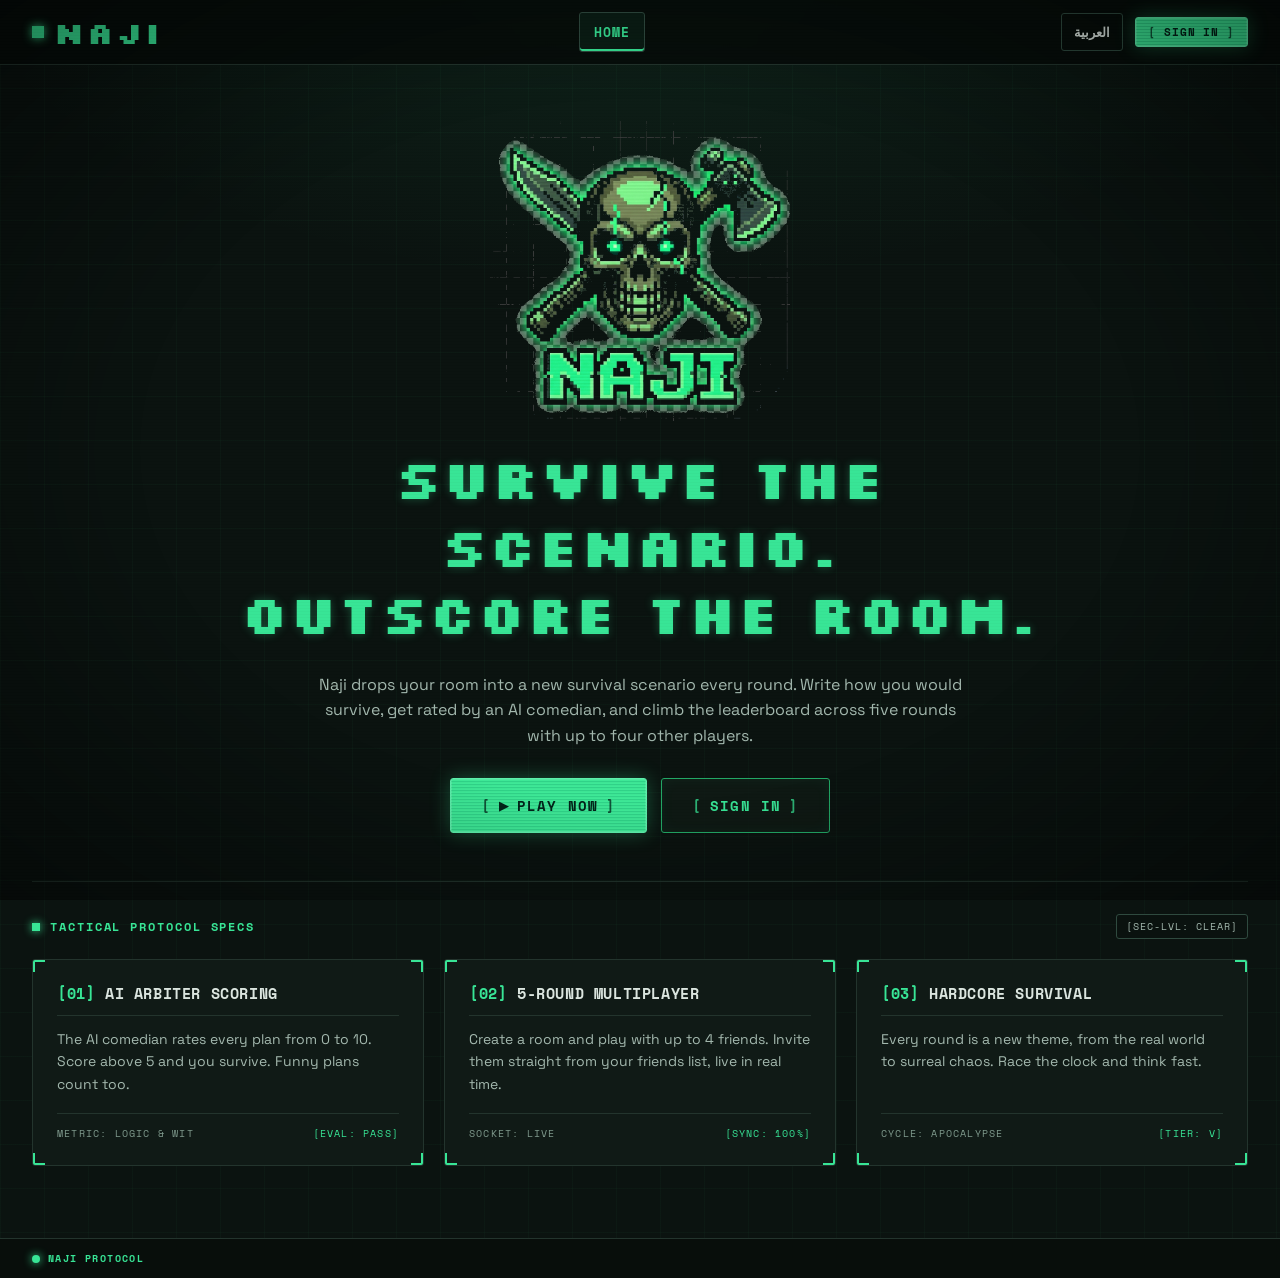
<file: index.html>
<!DOCTYPE html>
<html lang="en">
<head>
  <meta charset="UTF-8" />
  <meta name="viewport" content="width=device-width, initial-scale=1.0" />
  <title>Naji</title>
  <link rel="stylesheet" href="css/base.css?v=20260925i" />
  <link rel="stylesheet" href="css/components.css?v=20260925i" />
  <link rel="stylesheet" href="css/pages/home.css?v=20260925i" />
  <link rel="stylesheet" href="css/rtl.css?v=20260925i" />
  <script src="js/i18n/i18n.js?v=20260925i"></script>
  <script src="js/i18n/ar.js?v=20260925i"></script>
</head>
<body>
  <div id="navbar-mount"></div>

  <main class="container">
    <section class="hero">
      <img class="hero__logo" src="assets/images/naji-logo.png" alt="Naji" />
      <h1 class="hero__title">Survive the scenario.<br />Outscore the room.</h1>
      <p class="hero__description">
        Naji drops your room into a new survival scenario every round. Write how you would survive,
        get rated by an AI comedian, and climb the leaderboard across five rounds with up to four other players.
      </p>
      <div class="hero__actions">
        <a class="btn btn-primary btn-lg" href="pages/lobby.html"><span class="hero__play">&#9654;</span> Play Now</a>
        <a class="btn btn-secondary btn-lg" href="pages/login.html">Sign In</a>
      </div>
    </section>

    <section class="specs">
      <div class="specs__head">
        <h2 class="panel__title">Tactical protocol specs</h2>
        <span class="tag">[sec-lvl: clear]</span>
      </div>
      <div class="specs__grid">
        <article class="panel spec">
          <h3 class="spec__title"><span>[01]</span> AI arbiter scoring</h3>
          <p>The AI comedian rates every plan from 0 to 10. Score above 5 and you survive. Funny plans count too.</p>
          <div class="panel__foot"><span>Metric: logic &amp; wit</span><span class="on">[eval: pass]</span></div>
        </article>
        <article class="panel spec">
          <h3 class="spec__title"><span>[02]</span> 5-round multiplayer</h3>
          <p>Create a room and play with up to 4 friends. Invite them straight from your friends list, live in real time.</p>
          <div class="panel__foot"><span>Socket: live</span><span class="on">[sync: 100%]</span></div>
        </article>
        <article class="panel spec">
          <h3 class="spec__title"><span>[03]</span> Hardcore survival</h3>
          <p>Every round is a new theme, from the real world to surreal chaos. Race the clock and think fast.</p>
          <div class="panel__foot"><span>Cycle: apocalypse</span><span class="on">[tier: v]</span></div>
        </article>
      </div>
    </section>
  </main>

  <script src="js/utils/storage.js?v=20260925i"></script>
  <script src="js/utils/dom.js?v=20260925i"></script>
  <script src="js/api/client.js?v=20260925i"></script>
  <script src="js/utils/toast.js?v=20260925i"></script>
  <script src="js/api/invite.js?v=20260925i"></script>
  <script src="js/utils/invites.js?v=20260925i"></script>
  <script src="js/api/auth.js?v=20260925i"></script>
  <script>
    Naji.dom.loadNavbar("#navbar-mount");
  </script>
</body>
</html>
</file>
<file: css/base.css>
@import url("https://fonts.googleapis.com/css2?family=Silkscreen:wght@400;700&family=Space+Mono:wght@400;700&family=Space+Grotesk:wght@400;500;600;700&display=swap");

:root {
  --bg: #0b1310;
  --bg-2: #131c19;
  --panel: #101a16;
  --panel-2: #16211c;
  --input-bg: #0a120f;

  --line: #23342d;
  --line-2: #2f4a3f;

  --accent: #38e596;
  --accent-2: #22c55e;
  --accent-dim: #22a765;
  --accent-tint: #7dffb8;
  --accent-glow: rgba(56, 229, 150, 0.3);

  --text: #dbe5df;
  --text-dim: #a3b8ae;
  --text-faint: #7f9a8d;

  --danger: #f43f5e;
  --danger-dim: #9c2a3d;
  --danger-bg: #1f0c11;
  --warn: #f0a030;
  --warn-bg: #1c1406;

  --radius: 3px;

  --font-pixel: "Silkscreen", "Space Mono", monospace;
  --font-display: "Space Mono", "Consolas", monospace;
  --font-mono: "Space Mono", "Consolas", monospace;
  --font-body: "Space Grotesk", system-ui, -apple-system, "Segoe UI", sans-serif;

  --color-text: var(--text);
  --color-text-muted: var(--text-dim);
  --color-danger: var(--danger);
  --color-accent-end: var(--accent);
  --gradient-accent: linear-gradient(90deg, var(--accent-2), var(--accent));

  --prompt-icon: url("data:image/svg+xml;utf8,<svg xmlns='http://www.w3.org/2000/svg' width='16' height='16'><text x='2' y='13' font-family='monospace' font-weight='700' font-size='14' fill='%2322a765'>&gt;</text></svg>");
}

* {
  box-sizing: border-box;
}

html,
body {
  margin: 0;
  padding: 0;
}

body {
  min-height: 100vh;
  display: flex;
  flex-direction: column;
  background-color: var(--bg);
  background-image:
    radial-gradient(ellipse 1000px 520px at 50% -6%, rgba(56, 229, 150, 0.09), transparent 70%),
    linear-gradient(rgba(56, 229, 150, 0.03) 1px, transparent 1px),
    linear-gradient(90deg, rgba(56, 229, 150, 0.03) 1px, transparent 1px);
  background-size: auto, 44px 44px, 44px 44px;
  color: var(--text);
  font-family: var(--font-body);
  font-size: 15px;
}

body::before {
  content: "";
  position: fixed;
  inset: 0;
  z-index: 400;
  pointer-events: none;
  background: repeating-linear-gradient(to bottom, rgba(0, 0, 0, 0) 0, rgba(0, 0, 0, 0) 2px, rgba(0, 0, 0, 0.18) 3px);
  opacity: 0.18;
}

body::after {
  content: "";
  position: fixed;
  inset: 0;
  z-index: 399;
  pointer-events: none;
  background: radial-gradient(ellipse at center, transparent 55%, rgba(0, 0, 0, 0.45) 100%);
}

main {
  flex: 1 0 auto;
  width: 100%;
}

h1,
h2,
h3 {
  margin: 0;
  font-family: var(--font-display);
  font-weight: 700;
  line-height: 1.25;
  letter-spacing: 0.04em;
}

p {
  line-height: 1.6;
}

a {
  color: inherit;
  text-decoration: none;
}

button,
input,
select,
textarea {
  font-family: var(--font-mono);
}

::selection {
  background: var(--accent);
  color: #06281a;
}

.container {
  max-width: 1280px;
  margin: 0 auto;
  padding: 0 32px;
}

.text-muted {
  color: var(--text-dim);
}

.gradient-text {
  color: var(--accent);
  text-shadow: 0 0 18px var(--accent-glow);
}

.mono {
  font-family: var(--font-mono);
}

.kicker {
  display: inline-flex;
  align-items: center;
  gap: 8px;
  padding: 6px 12px;
  border: 1px solid var(--line-2);
  border-radius: var(--radius);
  background: rgba(10, 18, 15, 0.9);
  color: var(--accent);
  font-family: var(--font-mono);
  font-size: 11px;
  font-weight: 700;
  letter-spacing: 0.16em;
  text-transform: uppercase;
}

.kicker::before {
  content: "";
  width: 7px;
  height: 7px;
  background: var(--accent);
  box-shadow: 0 0 8px var(--accent);
}

.page-title {
  font-family: var(--font-pixel);
  font-size: clamp(24px, 4.2vw, 44px);
  font-weight: 700;
  color: var(--accent);
  text-shadow: 0 0 10px var(--accent-glow);
  letter-spacing: 0.04em;
  line-height: 1.3;
  overflow-wrap: anywhere;
}

.page-sub {
  margin: 0;
  color: var(--text-dim);
  font-family: var(--font-mono);
  font-size: 12px;
  letter-spacing: 0.14em;
  text-transform: uppercase;
}

.panel,
.card {
  --corner: var(--accent);
  position: relative;
  padding: 24px;
  border: 1px solid var(--line);
  border-radius: var(--radius);
  color: var(--text);
  background:
    linear-gradient(var(--corner), var(--corner)) 0 0 / 12px 2px no-repeat,
    linear-gradient(var(--corner), var(--corner)) 0 0 / 2px 12px no-repeat,
    linear-gradient(var(--corner), var(--corner)) 100% 0 / 12px 2px no-repeat,
    linear-gradient(var(--corner), var(--corner)) 100% 0 / 2px 12px no-repeat,
    linear-gradient(var(--corner), var(--corner)) 0 100% / 12px 2px no-repeat,
    linear-gradient(var(--corner), var(--corner)) 0 100% / 2px 12px no-repeat,
    linear-gradient(var(--corner), var(--corner)) 100% 100% / 12px 2px no-repeat,
    linear-gradient(var(--corner), var(--corner)) 100% 100% / 2px 12px no-repeat,
    var(--panel);
}

.panel--glow {
  box-shadow: 0 0 40px rgba(56, 229, 150, 0.14);
}

.card .text-muted,
.panel .text-muted {
  color: var(--text-dim);
}

.panel__head {
  display: flex;
  align-items: center;
  justify-content: space-between;
  gap: 12px;
  margin: -8px 0 18px;
  padding-bottom: 12px;
  border-bottom: 1px solid var(--line);
}

.panel__title {
  display: flex;
  align-items: center;
  gap: 10px;
  margin: 0;
  color: var(--accent);
  font-family: var(--font-mono);
  font-size: 12px;
  font-weight: 700;
  letter-spacing: 0.16em;
  text-transform: uppercase;
}

.panel__title::before {
  content: "";
  flex: 0 0 auto;
  width: 8px;
  height: 8px;
  background: var(--accent);
  box-shadow: 0 0 8px var(--accent);
}

.panel__foot {
  display: flex;
  justify-content: space-between;
  gap: 12px;
  margin-top: 18px;
  padding-top: 12px;
  border-top: 1px solid var(--line);
  color: var(--text-faint);
  font-family: var(--font-mono);
  font-size: 10px;
  letter-spacing: 0.12em;
  text-transform: uppercase;
}

.panel__foot .on {
  color: var(--accent);
}

.tag {
  display: inline-flex;
  align-items: center;
  gap: 6px;
  padding: 4px 9px;
  border: 1px solid var(--line-2);
  border-radius: var(--radius);
  background: var(--input-bg);
  color: var(--text-dim);
  font-family: var(--font-mono);
  font-size: 10px;
  letter-spacing: 0.1em;
  text-transform: uppercase;
  white-space: nowrap;
}

.tag--accent {
  border-color: var(--accent-dim);
  color: var(--accent);
}

.tag--danger {
  border-color: var(--danger-dim);
  color: var(--danger);
}

.tag--warn {
  border-color: #7a5514;
  color: var(--warn);
}

.dot {
  display: inline-block;
  width: 8px;
  height: 8px;
  border-radius: 50%;
  background: var(--accent);
  box-shadow: 0 0 8px var(--accent);
}

.dot--danger {
  background: var(--danger);
  box-shadow: 0 0 8px var(--danger);
}

.dot--warn {
  background: var(--warn);
  box-shadow: 0 0 8px var(--warn);
}

.btn {
  display: inline-flex;
  align-items: center;
  justify-content: center;
  gap: 8px;
  padding: 11px 20px;
  border: 1px solid var(--line-2);
  border-radius: var(--radius);
  background: rgba(10, 18, 15, 0.7);
  color: var(--accent);
  font-family: var(--font-mono);
  font-size: 13px;
  font-weight: 700;
  letter-spacing: 0.08em;
  text-transform: uppercase;
  cursor: pointer;
  transition: background 0.15s ease, box-shadow 0.15s ease, color 0.15s ease, border-color 0.15s ease;
}

.btn:not(.btn-plain)::before {
  content: "[";
  opacity: 0.75;
}

.btn:not(.btn-plain)::after {
  content: "]";
  opacity: 0.75;
}

.btn:hover {
  border-color: var(--accent);
  box-shadow: 0 0 16px rgba(56, 229, 150, 0.22);
}

.btn:active {
  transform: translateY(1px);
}

.btn:disabled {
  opacity: 0.45;
  cursor: not-allowed;
  box-shadow: none;
}

.btn-primary {
  border-color: #5df0ac;
  color: #04241a;
  background: repeating-linear-gradient(to bottom, #3ee897 0, #3ee897 2px, #30d288 2px, #30d288 3px);
  box-shadow: 0 0 20px rgba(56, 229, 150, 0.3), inset 0 0 0 1px rgba(255, 255, 255, 0.12);
}

.btn-primary:hover {
  background: repeating-linear-gradient(to bottom, #62f7b0 0, #62f7b0 2px, #48e39b 2px, #48e39b 3px);
  border-color: #a4ffcf;
  box-shadow: 0 0 30px rgba(56, 229, 150, 0.5), inset 0 0 0 1px rgba(255, 255, 255, 0.2);
}

.btn-secondary {
  border-color: var(--accent-dim);
  color: var(--accent);
  background: rgba(16, 26, 22, 0.85);
  box-shadow: inset 0 0 14px rgba(56, 229, 150, 0.06);
}

.btn-ghost {
  border-color: var(--line);
  color: var(--text-dim);
  background: rgba(16, 26, 22, 0.6);
}

.btn-ghost:hover {
  color: var(--accent);
}

.btn-danger {
  border-color: #ff7a8c;
  color: #fff;
  background: repeating-linear-gradient(to bottom, #d63450 0, #d63450 2px, #c42c47 2px, #c42c47 3px);
  box-shadow: 0 0 20px rgba(244, 63, 94, 0.3), inset 0 0 0 1px rgba(255, 255, 255, 0.1);
}

.btn-danger:hover {
  border-color: #ffb0bb;
  box-shadow: 0 0 30px rgba(244, 63, 94, 0.5);
}

.btn-danger-outline {
  border-color: var(--danger-dim);
  color: #ff7a8c;
  background: var(--danger-bg);
}

.btn-danger-outline:hover {
  border-color: var(--danger);
  box-shadow: 0 0 16px rgba(244, 63, 94, 0.28);
}

.btn-secondary-dark {
  border-color: var(--line-2);
  color: var(--text-dim);
  background: var(--panel);
}

.btn-block {
  width: 100%;
}

.btn-sm {
  padding: 6px 12px;
  font-size: 11px;
}

.btn-lg {
  padding: 16px 30px;
  font-size: 14px;
}

.form-field {
  display: flex;
  flex-direction: column;
  gap: 8px;
  color: var(--accent);
  font-family: var(--font-mono);
  font-size: 11px;
  font-weight: 700;
  letter-spacing: 0.14em;
  text-transform: uppercase;
}

.form-field > span:first-child {
  display: flex;
  align-items: center;
  justify-content: space-between;
  gap: 8px;
}

.form-field input,
.form-field textarea,
.field-input {
  width: 100%;
  padding: 12px 14px;
  border: 1px solid var(--line-2);
  border-radius: var(--radius);
  background: var(--input-bg);
  color: var(--text);
  font-family: var(--font-mono);
  font-size: 14px;
  font-weight: 400;
  letter-spacing: 0.03em;
  text-transform: none;
  outline: none;
  transition: border-color 0.15s ease, box-shadow 0.15s ease;
}

.form-field input {
  padding-left: 34px;
  background-image: var(--prompt-icon);
  background-repeat: no-repeat;
  background-position: 13px center;
}

.form-field input::placeholder,
.form-field textarea::placeholder {
  color: var(--text-faint);
}

.form-field input:focus,
.form-field textarea:focus,
.field-input:focus {
  border-color: var(--accent);
  box-shadow: 0 0 0 1px var(--accent), 0 0 18px rgba(56, 229, 150, 0.2);
}

.form-field input:disabled {
  opacity: 0.5;
  cursor: not-allowed;
}

.form-hint {
  margin: 0;
  color: var(--text-faint);
  font-family: var(--font-mono);
  font-size: 11px;
  font-weight: 400;
  letter-spacing: 0.04em;
  text-transform: none;
}

.form-error {
  margin: 0;
  color: var(--danger);
  font-family: var(--font-mono);
  font-size: 12px;
}

.form-success {
  margin: 0;
  color: var(--accent);
  font-family: var(--font-mono);
  font-size: 12px;
}

.notice {
  display: flex;
  gap: 12px;
  padding: 12px 14px;
  border: 1px solid #7a5514;
  border-radius: var(--radius);
  background: var(--warn-bg);
  color: #e8c98a;
  font-family: var(--font-mono);
  font-size: 12px;
  line-height: 1.6;
}

.notice::before {
  content: "!";
  flex: 0 0 auto;
  width: 20px;
  height: 20px;
  display: grid;
  place-items: center;
  border: 1px solid var(--warn);
  color: var(--warn);
  font-weight: 700;
  font-size: 12px;
}

.notice--danger {
  border-color: var(--danger-dim);
  background: var(--danger-bg);
  color: #f0b4b8;
}

.notice--danger::before {
  border-color: var(--danger);
  color: var(--danger);
}

@media (max-width: 720px) {
  .container {
    padding: 0 16px;
  }

  .panel,
  .card {
    padding: 18px;
  }
}
</file>
<file: css/components.css>
.navbar {
  position: sticky;
  top: 0;
  z-index: 60;
  display: grid;
  grid-template-columns: auto 1fr auto;
  align-items: center;
  gap: 24px;
  padding: 12px 32px;
  border-bottom: 1px solid var(--line);
  background: rgba(8, 14, 11, 0.94);
  backdrop-filter: blur(6px);
}

.navbar__brand {
  display: flex;
  align-items: center;
  gap: 14px;
  min-width: 0;
}

.navbar__logo {
  display: flex;
  align-items: center;
  gap: 10px;
  font-family: var(--font-pixel);
  font-size: 30px;
  font-weight: 700;
  letter-spacing: 0.1em;
  text-shadow: none;
}

.navbar__logo::before {
  content: "";
  width: 12px;
  height: 12px;
  background: var(--accent);
  box-shadow: 0 0 10px var(--accent);
}

.navbar__sys {
  padding-left: 14px;
  border-left: 1px solid var(--line-2);
  color: var(--text-faint);
  font-family: var(--font-mono);
  font-size: 10px;
  letter-spacing: 0.14em;
  line-height: 1.5;
  text-transform: uppercase;
  white-space: nowrap;
}

.navbar__sys b {
  color: var(--accent);
  font-weight: 700;
}

.navbar__links {
  display: flex;
  align-items: center;
  justify-content: center;
  gap: 4px;
  list-style: none;
  margin: 0;
  padding: 0;
}

.navbar__link {
  display: block;
  padding: 9px 14px;
  border: 1px solid transparent;
  border-radius: var(--radius);
  color: var(--text);
  font-family: var(--font-mono);
  font-size: 13px;
  font-weight: 700;
  letter-spacing: 0.08em;
  text-transform: uppercase;
  transition: color 0.15s ease, border-color 0.15s ease;
}

.navbar__link:hover {
  color: var(--accent);
}

.navbar__link.is-active {
  color: var(--accent);
  border-color: var(--line-2);
  background: rgba(56, 229, 150, 0.07);
  box-shadow: inset 0 -2px 0 var(--accent);
}

@media (min-width: 1500px) {
  .navbar {
    grid-template-columns: 1fr auto 1fr;
  }
}

.navbar__actions {
  flex-shrink: 0;
  display: flex;
  align-items: center;
  justify-content: flex-end;
  gap: 12px;
}

.lang-toggle {
  padding: 8px 12px;
  border: 1px solid var(--line-2);
  border-radius: var(--radius);
  background: transparent;
  color: var(--text);
  font-family: var(--font-mono);
  font-size: 13px;
  font-weight: 700;
  cursor: pointer;
}

.lang-toggle:hover {
  border-color: var(--accent);
  color: var(--accent);
}

.navbar__user {
  display: flex;
  align-items: center;
  gap: 8px;
  padding: 7px 12px;
  border: 1px solid var(--line-2);
  border-radius: var(--radius);
  background: var(--input-bg);
  color: var(--text);
  font-family: var(--font-mono);
  font-size: 12px;
  font-weight: 700;
  letter-spacing: 0.04em;
  max-width: 200px;
  overflow: hidden;
  text-overflow: ellipsis;
  white-space: nowrap;
}

.site-footer {
  flex-shrink: 0;
  display: flex;
  align-items: center;
  justify-content: space-between;
  gap: 16px;
  flex-wrap: wrap;
  padding: 12px 32px;
  border-top: 1px solid var(--line);
  background: rgba(8, 14, 11, 0.94);
  color: var(--text-faint);
  font-family: var(--font-mono);
  font-size: 10px;
  letter-spacing: 0.14em;
  text-transform: uppercase;
}

.site-footer b {
  color: var(--accent);
  font-weight: 700;
}

.site-footer__status,
.site-footer__state {
  display: inline-flex;
  align-items: center;
  gap: 8px;
}

.password-field {
  display: flex;
  flex-direction: column;
  gap: 8px;
}

.password-field__control {
  position: relative;
  display: flex;
}

.password-field__control input {
  flex: 1;
  min-width: 0;
  padding-right: 76px;
}

.password-field__toggle {
  position: absolute;
  top: 50%;
  right: 8px;
  transform: translateY(-50%);
  border: 1px solid var(--line-2);
  border-radius: var(--radius);
  background: var(--panel);
  padding: 4px 8px;
  font-family: var(--font-mono);
  font-size: 10px;
  font-weight: 700;
  letter-spacing: 0.12em;
  text-transform: uppercase;
  color: var(--accent-dim);
  cursor: pointer;
}

.password-field__toggle:hover {
  color: var(--accent);
  border-color: var(--accent-dim);
}

.password-field__caps {
  margin: 0;
  font-family: var(--font-mono);
  font-size: 11px;
  font-weight: 500;
  color: var(--warn);
  text-transform: none;
  letter-spacing: 0.04em;
}

.password-field__match {
  margin: 0;
  font-family: var(--font-mono);
  font-size: 11px;
  font-weight: 500;
  color: var(--accent);
  text-transform: none;
  letter-spacing: 0.04em;
}

.password-field input:disabled {
  opacity: 0.5;
  cursor: not-allowed;
}

.password-rules {
  list-style: none;
  margin: 0;
  padding: 0;
  display: grid;
  gap: 3px;
  font-family: var(--font-mono);
  font-size: 11px;
  font-weight: 400;
  letter-spacing: 0.04em;
  text-transform: none;
  color: var(--text-faint);
}

.password-rules__item::before {
  content: "[ ] ";
}

.password-rules__item--met {
  color: var(--accent);
}

.password-rules__item--met::before {
  content: "[x] ";
}

.toast-container {
  position: fixed;
  top: 76px;
  right: 16px;
  z-index: 500;
  display: flex;
  flex-direction: column;
  gap: 10px;
  width: min(380px, calc(100vw - 32px));
}

.toast {
  padding: 12px 14px 12px 16px;
  border: 1px solid var(--line-2);
  border-left: 4px solid var(--accent);
  border-radius: var(--radius);
  background: var(--panel-2);
  color: var(--text);
  font-family: var(--font-mono);
  font-size: 12px;
  line-height: 1.5;
  box-shadow: 0 10px 30px rgba(0, 0, 0, 0.6), 0 0 18px rgba(56, 229, 150, 0.12);
  cursor: pointer;
  animation: toast-in 0.25s ease;
}

.toast--error {
  border-color: var(--danger-dim);
  border-left-color: var(--danger);
  background: var(--danger-bg);
  color: #f6c6ca;
  box-shadow: 0 10px 30px rgba(0, 0, 0, 0.6), 0 0 18px rgba(244, 63, 94, 0.16);
}

.toast--leaving {
  opacity: 0;
  transform: translateX(12px);
  transition: opacity 0.25s ease, transform 0.25s ease;
}

@keyframes toast-in {
  from {
    opacity: 0;
    transform: translateY(-8px);
  }
}

.btn.is-loading::before {
  content: "";
  width: 12px;
  height: 12px;
  border: 2px solid currentColor;
  border-right-color: transparent;
  border-radius: 50%;
  opacity: 1;
  animation: btn-spin 0.7s linear infinite;
}

.btn.is-loading::after {
  content: none;
}

@keyframes btn-spin {
  to {
    transform: rotate(360deg);
  }
}

.state-card {
  max-width: 480px;
  margin: 64px auto;
  display: flex;
  flex-direction: column;
  align-items: center;
  gap: 12px;
  text-align: center;
}

.state-card p {
  margin: 0;
  color: var(--text-dim);
}

.state-card__actions {
  display: flex;
  flex-wrap: wrap;
  justify-content: center;
  gap: 10px;
  margin-top: 8px;
}

.invites {
  position: relative;
}

.invites__toggle {
  position: relative;
  display: inline-flex;
  align-items: center;
  gap: 8px;
  border: 1px solid var(--accent-dim);
  border-radius: var(--radius);
  background: rgba(16, 26, 22, 0.85);
  padding: 8px 14px;
  font-family: var(--font-mono);
  font-size: 13px;
  font-weight: 700;
  letter-spacing: 0.08em;
  text-transform: uppercase;
  color: var(--accent);
  cursor: pointer;
}

.invites__toggle:hover {
  border-color: var(--accent);
  box-shadow: 0 0 14px rgba(56, 229, 150, 0.25);
}

.invites__badge {
  display: inline-block;
  min-width: 18px;
  padding: 1px 6px;
  border-radius: 2px;
  background: var(--accent);
  color: #06281a;
  font-size: 11px;
  font-weight: 700;
  text-align: center;
}

.invites__badge[hidden],
.invites__panel[hidden] {
  display: none;
}

.invites__panel {
  --corner: var(--accent);
  position: absolute;
  top: calc(100% + 12px);
  right: 0;
  z-index: 70;
  width: min(400px, calc(100vw - 32px));
  max-height: 70vh;
  overflow-y: auto;
  display: flex;
  flex-direction: column;
  gap: 12px;
  padding: 16px;
  border: 2px solid var(--accent);
  border-radius: var(--radius);
  background: var(--panel);
  box-shadow: 0 0 28px rgba(56, 229, 150, 0.28), 0 16px 40px rgba(0, 0, 0, 0.7);
}

.invites__panel::before {
  content: "\25A0  Dispatch comms // incoming squad invites";
  padding-bottom: 10px;
  border-bottom: 1px solid var(--line);
  color: var(--accent);
  font-family: var(--font-mono);
  font-size: 11px;
  font-weight: 700;
  letter-spacing: 0.14em;
  text-transform: uppercase;
}

.invites__empty {
  margin: 0;
  padding: 10px 4px;
  font-family: var(--font-mono);
  font-size: 12px;
  color: var(--text-dim);
}

.invites__item {
  display: flex;
  flex-direction: column;
  gap: 8px;
  padding: 12px;
  border: 1px solid var(--line);
  border-radius: var(--radius);
  background: var(--input-bg);
}

.invites__text {
  margin: 0;
  font-size: 14px;
  overflow-wrap: anywhere;
}

.invites__text strong {
  color: var(--accent);
}

.invites__meta {
  font-family: var(--font-mono);
  font-size: 11px;
  color: var(--text-faint);
}

.invites__actions {
  display: flex;
  gap: 8px;
}

.invites__actions .btn {
  flex: 1;
}

.invites__btn {
  padding: 8px 14px;
  font-size: 11px;
}

.invite-dialog-backdrop,
.dialog-backdrop {
  position: fixed;
  inset: 0;
  z-index: 300;
  display: flex;
  justify-content: center;
  align-items: center;
  padding: 16px;
  background-color: rgba(4, 8, 6, 0.9);
}

.invite-dialog {
  width: min(480px, 100%);
  display: flex;
  flex-direction: column;
  gap: 14px;
  --corner: var(--danger);
  border-color: var(--danger-dim);
  box-shadow: 0 0 40px rgba(244, 63, 94, 0.25);
}

.invite-dialog h2 {
  margin: 0;
  color: var(--text);
  font-size: 22px;
  text-transform: uppercase;
}

.invite-dialog p {
  margin: 0;
  color: var(--text-dim);
  font-size: 14px;
  line-height: 1.5;
}

.invite-dialog__actions {
  display: flex;
  flex-wrap: wrap;
  justify-content: flex-end;
  gap: 10px;
}

@media (max-width: 1100px) {
  .navbar__sys {
    display: none;
  }
}

@media (max-width: 1240px) {
  .navbar {
    grid-template-columns: 1fr auto;
    row-gap: 10px;
    padding: 12px 16px;
  }

  .navbar__links {
    grid-row: 2;
    grid-column: 1 / -1;
    flex-wrap: wrap;
    justify-content: center;
  }

  .site-footer {
    padding: 12px 16px;
    justify-content: center;
  }
}
</file>
<file: css/pages/home.css>
.hero {
  display: flex;
  flex-direction: column;
  align-items: center;
  text-align: center;
  gap: 24px;
  max-width: 900px;
  margin: 0 auto;
  padding: 56px 24px 48px;
}

.hero__logo {
  display: block;
  width: 300px;
  max-width: 70vw;
  height: auto;
}

.hero__title {
  font-family: var(--font-pixel);
  font-size: clamp(26px, 5.2vw, 54px);
  line-height: 1.25;
  letter-spacing: 0.03em;
  color: var(--accent);
  text-shadow: 0 0 10px var(--accent-glow);
}

.hero__description {
  margin: 0;
  max-width: 660px;
  color: var(--text-dim);
  font-size: 16px;
}

.hero__actions {
  display: flex;
  flex-wrap: wrap;
  justify-content: center;
  gap: 14px;
  margin-top: 6px;
}

.hero__play {
  font-size: 12px;
}

.specs {
  padding: 32px 0 72px;
  border-top: 1px solid var(--line);
}

.specs__head {
  display: flex;
  align-items: center;
  justify-content: space-between;
  margin-bottom: 20px;
}

.specs__grid {
  display: grid;
  grid-template-columns: repeat(3, 1fr);
  gap: 20px;
}

.spec {
  display: flex;
  flex-direction: column;
  gap: 12px;
}

.spec__title {
  padding-bottom: 12px;
  border-bottom: 1px solid var(--line);
  font-size: 15px;
  text-transform: uppercase;
  color: var(--text);
}

.spec__title span {
  color: var(--accent);
}

.spec p {
  margin: 0;
  flex: 1;
  color: var(--text-dim);
  font-size: 14px;
}

.spec .panel__foot {
  margin-top: 6px;
}

@media (max-width: 800px) {
  .specs__grid {
    grid-template-columns: 1fr;
  }

  .hero {
    padding-top: 36px;
  }
}
</file>
<file: css/rtl.css>
@import url("https://fonts.googleapis.com/css2?family=Tajawal:wght@400;500;700&display=swap");

html[lang="ar"] {
  --font-pixel: "Tajawal", system-ui, sans-serif;
  --font-display: "Tajawal", system-ui, sans-serif;
  --font-mono: "Tajawal", system-ui, sans-serif;
  --font-body: "Tajawal", system-ui, sans-serif;
  --prompt-icon: url("data:image/svg+xml;utf8,<svg xmlns='http://www.w3.org/2000/svg' width='16' height='16'><text x='2' y='13' font-family='monospace' font-weight='700' font-size='14' fill='%2322a765'>&lt;</text></svg>");
}

html[lang="ar"] * {
  letter-spacing: 0 !important;
}

html[lang="ar"] body {
  font-size: 16px;
}

html[lang="ar"] .btn,
html[lang="ar"] .navbar__link,
html[lang="ar"] .invites__toggle {
  font-size: 15px;
}

html[lang="ar"] .page-title,
html[lang="ar"] .hero__title,
html[lang="ar"] .navbar__logo {
  line-height: 1.5;
}

html[lang="ar"] .navbar__logo {
  font-family: "Silkscreen", monospace;
}

html[lang="ar"] .room-code-banner strong,
html[lang="ar"] .form-field input.code-input,
html[lang="ar"] .stat-card__value,
html[lang="ar"] .leaderboard-card__total,
html[lang="ar"] .round-timer__label,
html[lang="ar"] .final-popup__total,
html[lang="ar"] .final-popup__rank {
  font-family: "Silkscreen", "Tajawal", monospace;
}

html[lang="ar"] .room-code-banner strong,
html[lang="ar"] .navbar__user,
html[lang="ar"] .friends-list__name,
html[lang="ar"] .player-list__name,
html[lang="ar"] .leaderboard-card__name,
html[lang="ar"] .final-popup__name,
html[lang="ar"] .submissions__name,
html[lang="ar"] .lobby-form input,
html[lang="ar"] .profile-email {
  unicode-bidi: plaintext;
}

html[lang="ar"] .room-code-banner strong {
  direction: ltr;
}

html[dir="rtl"] .form-field input {
  padding-left: 14px;
  padding-right: 34px;
  background-position: calc(100% - 13px) center;
}

html[dir="rtl"] .password-field__control input {
  padding-left: 76px;
}

html[dir="rtl"] .password-field__toggle {
  right: auto;
  left: 8px;
}

html[dir="rtl"] .toast-container {
  right: auto;
  left: 16px;
}

html[dir="rtl"] .toast {
  border-left: 1px solid var(--line-2);
  border-right: 4px solid var(--accent);
}

html[dir="rtl"] .toast--error {
  border-left-color: var(--danger-dim);
  border-right-color: var(--danger);
}

html[dir="rtl"] .toast--leaving {
  transform: translateX(-12px);
}

html[dir="rtl"] .invites__panel {
  right: auto;
  left: 0;
}

html[lang="ar"] .invites__panel::before {
  content: "\25A0  دعوات الانضمام";
}

html[lang="ar"] .game-scenario::before {
  content: "الموقف";
}

html[dir="rtl"] .friends-list__item {
  border-left: 1px solid var(--line);
  border-right: 3px solid var(--accent-dim);
}

html[dir="rtl"] .result-card__answer {
  border-left: 0;
  border-right: 3px solid var(--accent-dim);
}

html[dir="rtl"] .confirm-dialog__text {
  border-left: 0;
  border-right: 4px solid var(--danger);
}

html[dir="rtl"] .lobby-dialog p {
  border-left: 0;
  border-right: 3px solid var(--danger);
}

html[dir="rtl"] .round-timer__label,
html[dir="rtl"] .leaderboard-card__total,
html[dir="rtl"] .final-popup__total,
html[dir="rtl"] .final-popup__cols span:last-child {
  text-align: left;
}

html[dir="rtl"] .final-popup__cols,
html[dir="rtl"] .final-popup__row {
  text-align: right;
}

html[dir="rtl"] .leaderboard-card__rank {
  margin-right: 0;
  margin-left: 4px;
}

html[dir="rtl"] .typing-caret {
  margin-left: 0;
  margin-right: 2px;
}

html[dir="rtl"] .profile-bar .tag {
  margin-left: 0;
  margin-right: auto;
}

html[dir="rtl"] .lang-toggle {
  font-family: "Space Mono", monospace;
}
</file>
